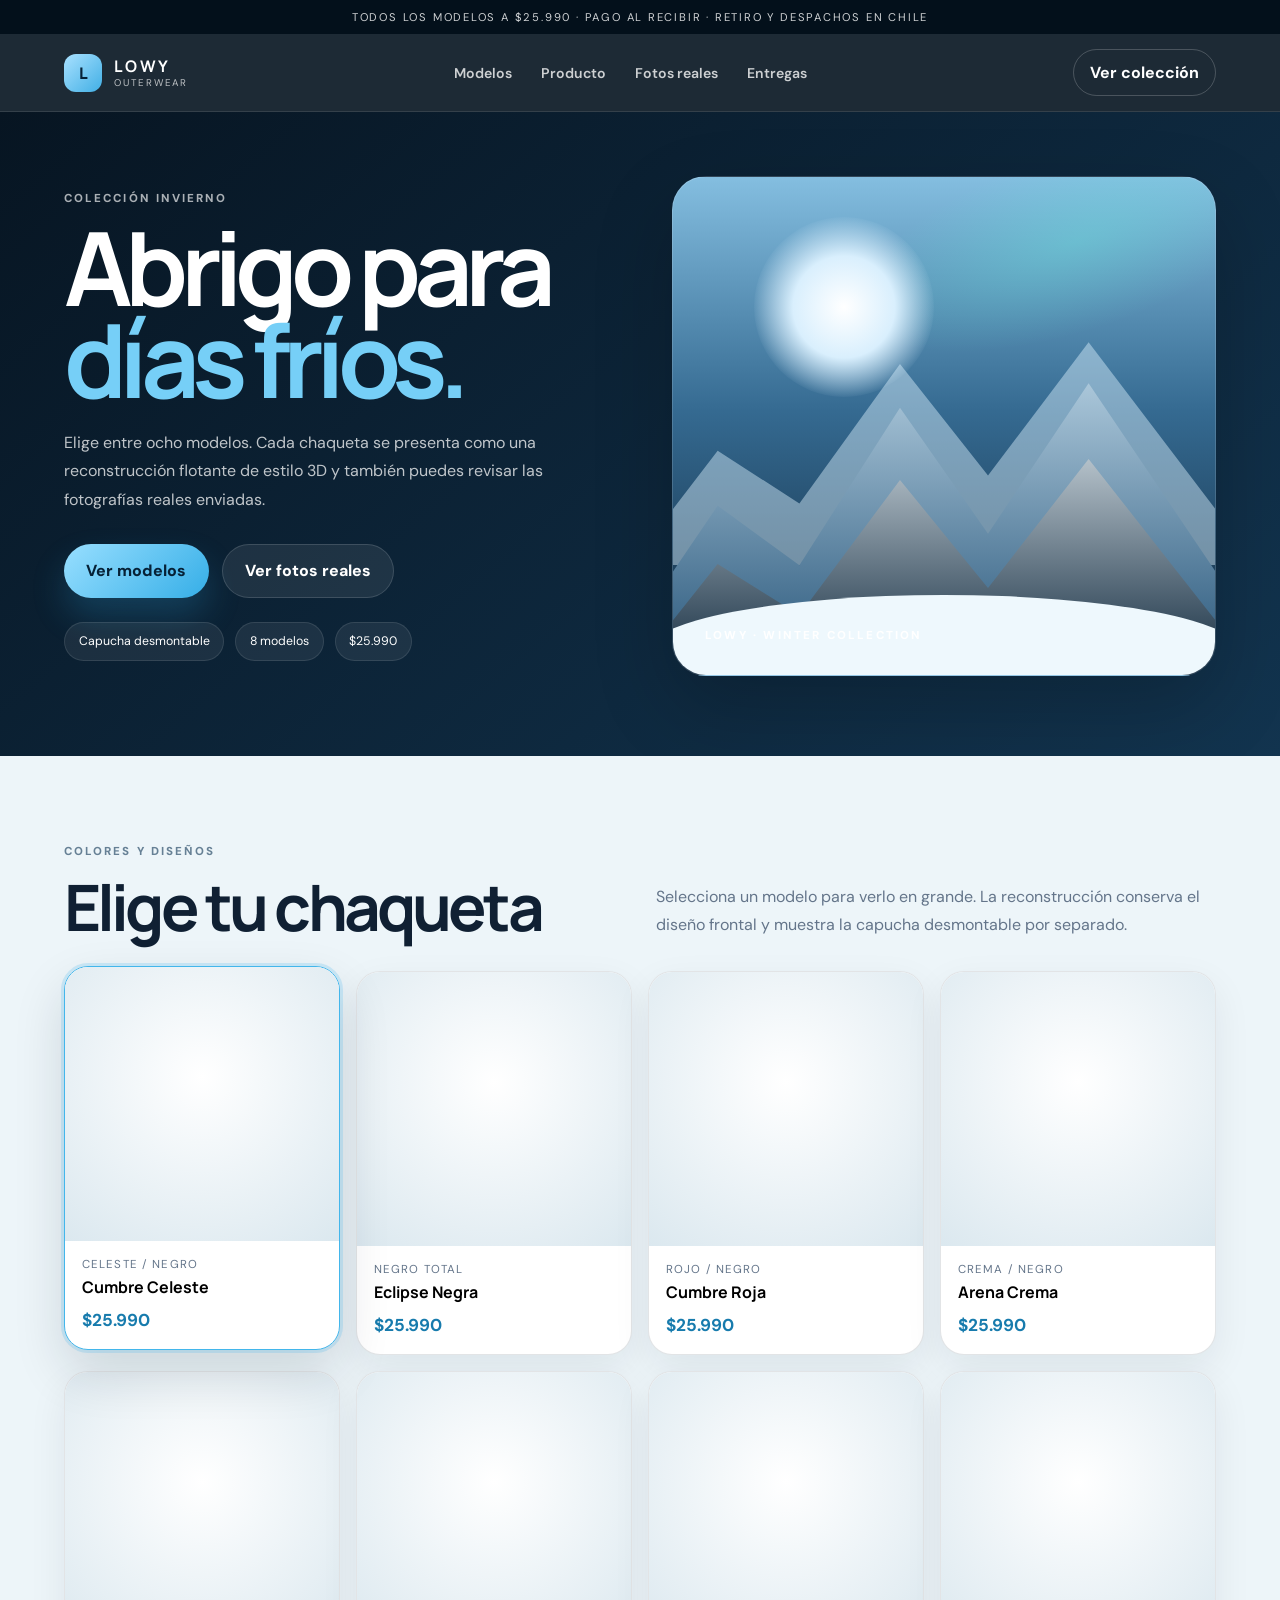
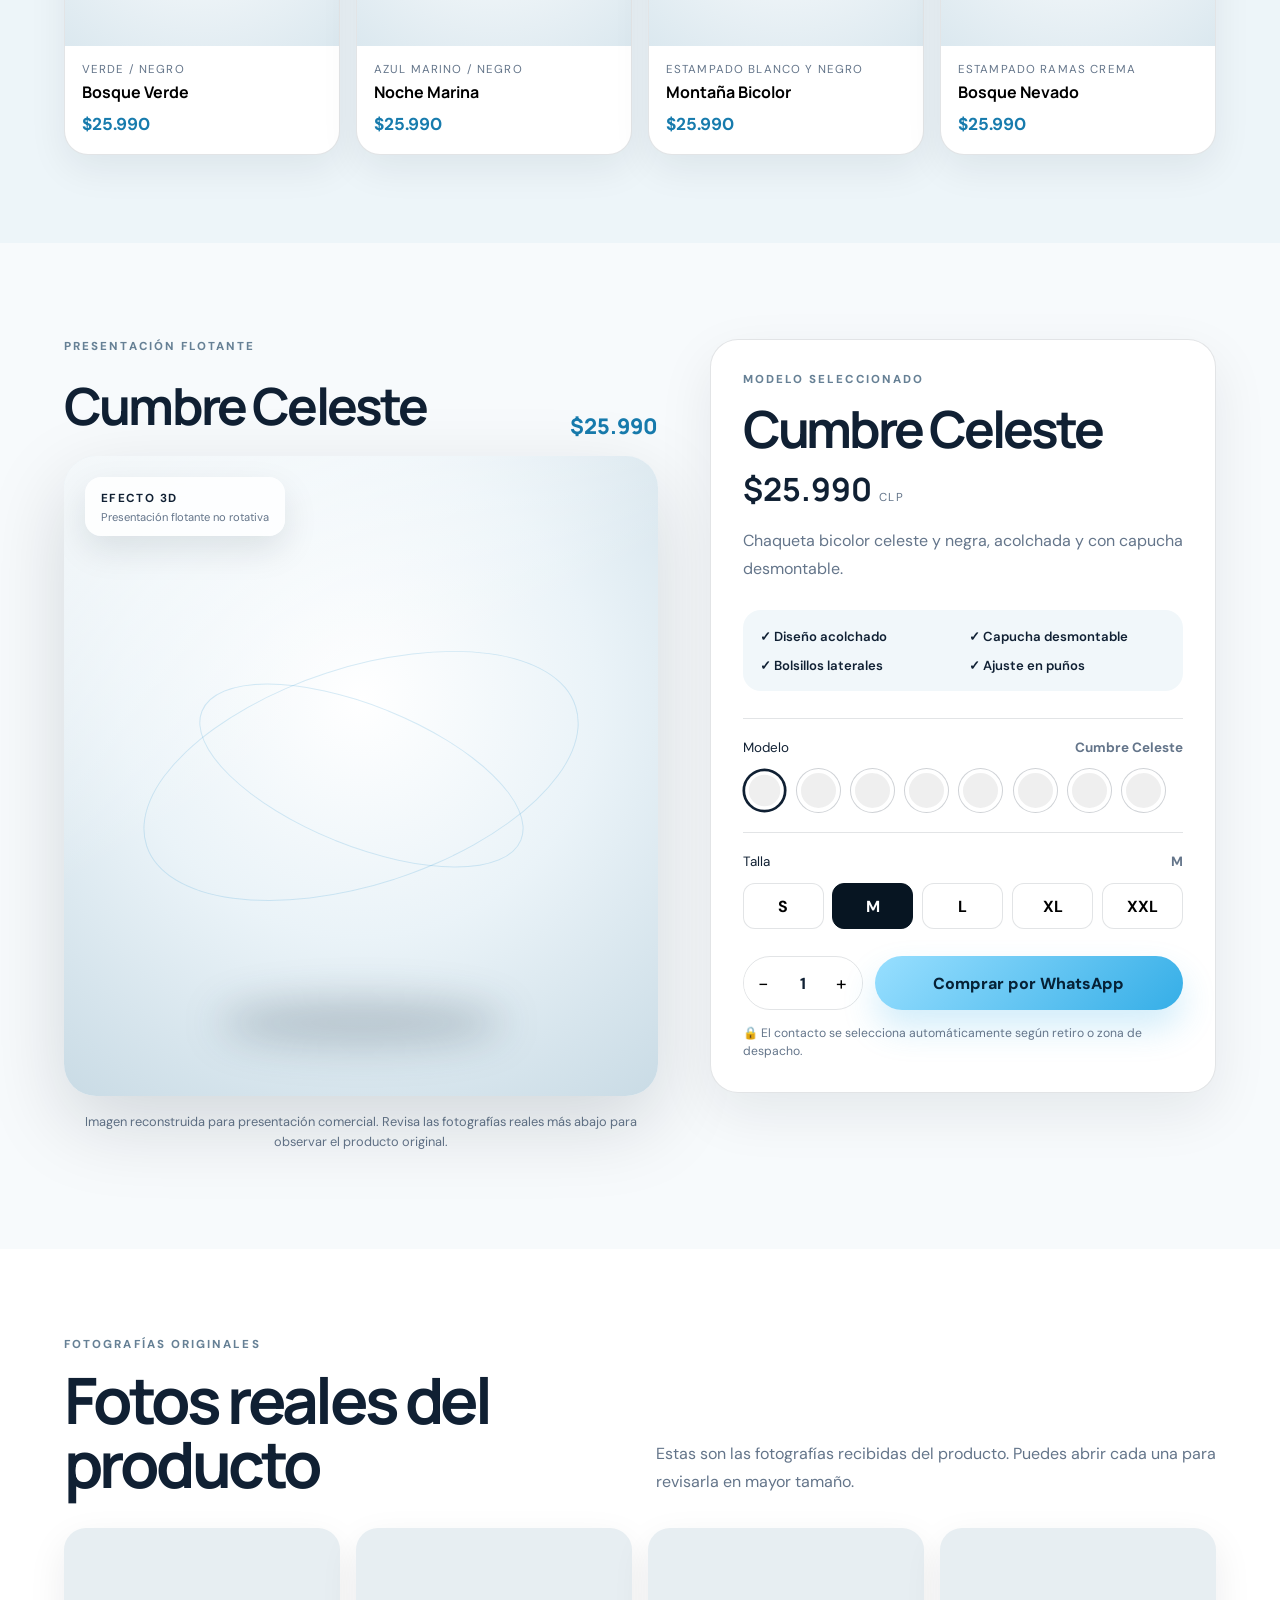
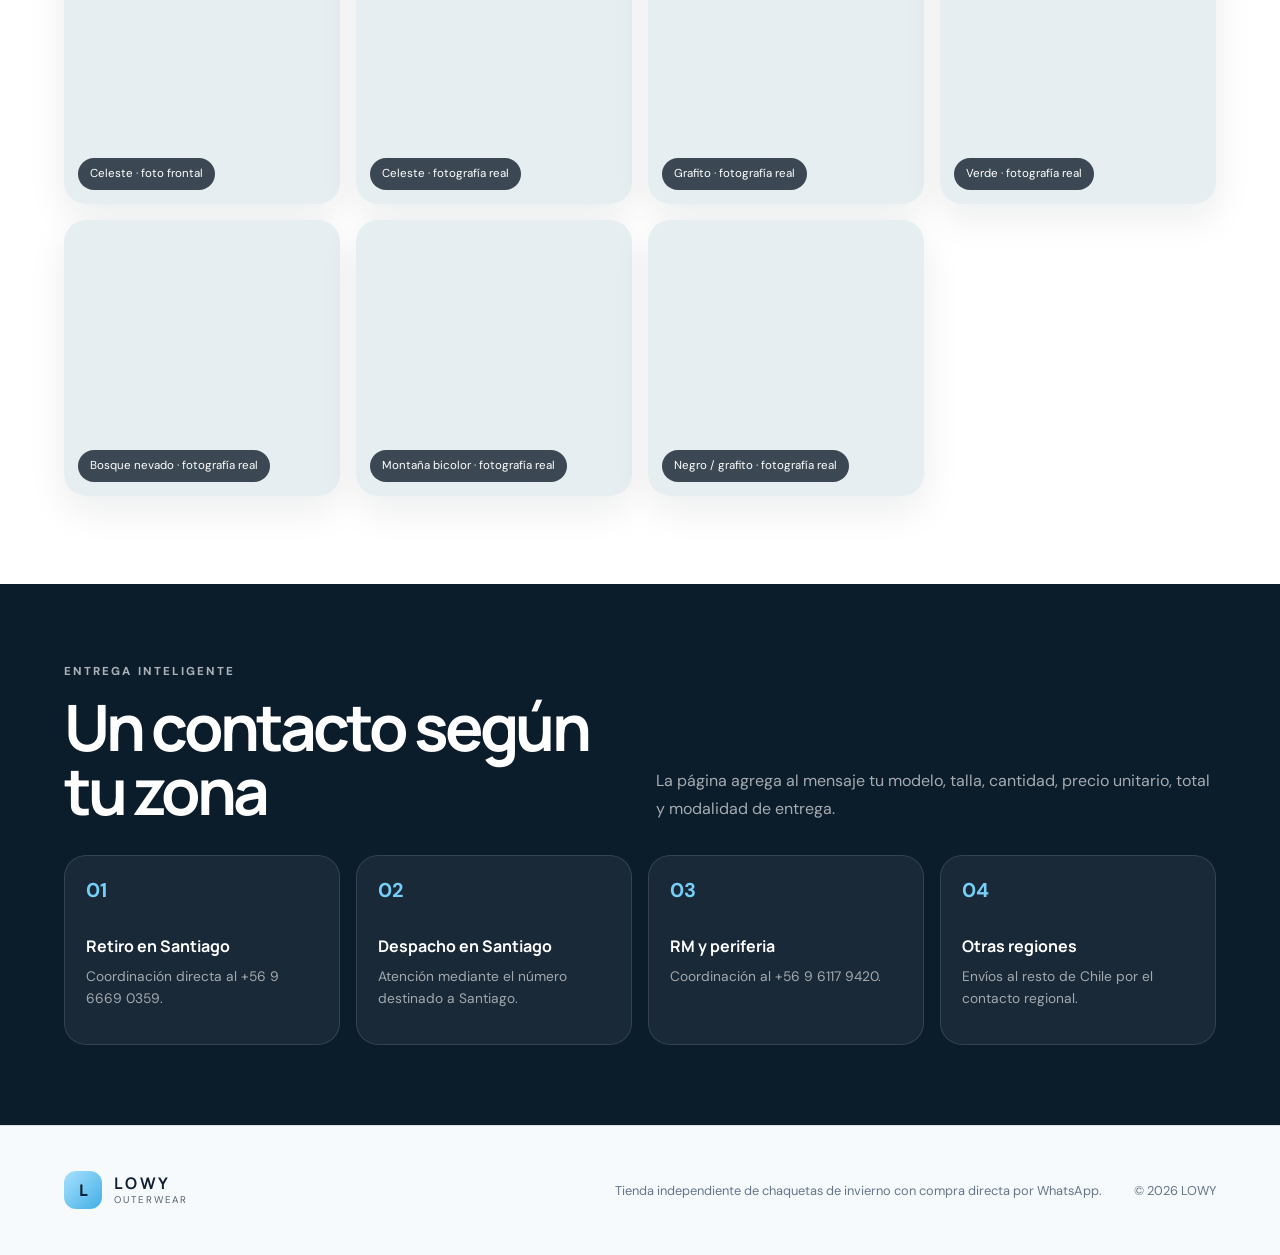
<file: index.html>
<!doctype html>
<html lang="es">
<head>
  <meta charset="UTF-8" />
  <meta name="viewport" content="width=device-width, initial-scale=1.0" />
  <meta name="description" content="Chaquetas térmicas LOWY a $25.990, presentadas con imágenes flotantes y fotografías reales. Compra directa por WhatsApp." />
  <meta name="theme-color" content="#071522" />
  <title>LOWY Outerwear — Chaquetas de invierno</title>
  <link rel="preconnect" href="https://fonts.googleapis.com" />
  <link rel="preconnect" href="https://fonts.gstatic.com" crossorigin />
  <link href="https://fonts.googleapis.com/css2?family=DM+Sans:wght@400;500;600;700&family=Manrope:wght@600;700;800&display=swap" rel="stylesheet" />
  <link rel="icon" href="favicon.svg" type="image/svg+xml" />
  <link rel="stylesheet" href="styles.css" />
</head>
<body>
  <div class="announcement">TODOS LOS MODELOS A $25.990 · PAGO AL RECIBIR · RETIRO Y DESPACHOS EN CHILE</div>

  <header class="site-header">
    <a class="brand" href="#inicio" aria-label="LOWY, volver al inicio">
      <span class="brand-mark">L</span>
      <span><strong>LOWY</strong><small>OUTERWEAR</small></span>
    </a>
    <nav aria-label="Navegación principal">
      <a href="#modelos">Modelos</a>
      <a href="#producto">Producto</a>
      <a href="#fotos-reales">Fotos reales</a>
      <a href="#entregas">Entregas</a>
    </nav>
    <a class="header-cta" href="#modelos">Ver colección</a>
  </header>

  <main id="inicio">
    <section class="hero">
      <div class="hero-copy">
        <p class="eyebrow">Colección invierno</p>
        <h1>Abrigo para<br /><em>días fríos.</em></h1>
        <p>Elige entre ocho modelos. Cada chaqueta se presenta como una reconstrucción flotante de estilo 3D y también puedes revisar las fotografías reales enviadas.</p>
        <div class="hero-actions">
          <a class="primary-button" href="#modelos">Ver modelos</a>
          <a class="secondary-button" href="#fotos-reales">Ver fotos reales</a>
        </div>
        <div class="hero-points">
          <span>Capucha desmontable</span>
          <span>8 modelos</span>
          <span>$25.990</span>
        </div>
      </div>
      <div class="mountain-scene" aria-hidden="true">
        <div class="aurora"></div>
        <div class="moon"></div>
        <div class="mountain back"></div>
        <div class="mountain middle"></div>
        <div class="mountain front"></div>
        <div class="snow-line"></div>
        <span class="scene-label">LOWY · WINTER COLLECTION</span>
      </div>
    </section>

    <section class="models-section" id="modelos">
      <div class="section-heading">
        <div>
          <p class="eyebrow dark">Colores y diseños</p>
          <h2>Elige tu chaqueta</h2>
        </div>
        <p>Selecciona un modelo para verlo en grande. La reconstrucción conserva el diseño frontal y muestra la capucha desmontable por separado.</p>
      </div>
      <div class="model-grid" id="model-grid" aria-live="polite"></div>
    </section>

    <section class="product-section" id="producto">
      <div class="product-stage">
        <div class="stage-header">
          <div>
            <p class="eyebrow dark">Presentación flotante</p>
            <h2 id="stage-model-title">Cumbre Celeste</h2>
          </div>
          <span>$25.990</span>
        </div>
        <div class="floating-product">
          <div class="ice-orbit one"></div>
          <div class="ice-orbit two"></div>
          <div id="main-product-image" class="main-product-sprite" role="img" aria-label="Chaqueta Cumbre Celeste con capucha desmontable"></div>
          <div class="product-shadow"></div>
          <div class="floating-label"><strong>EFECTO 3D</strong><small>Presentación flotante no rotativa</small></div>
        </div>
        <p class="reconstruction-note">Imagen reconstruida para presentación comercial. Revisa las fotografías reales más abajo para observar el producto original.</p>
      </div>

      <aside class="product-info">
        <p class="eyebrow dark">Modelo seleccionado</p>
        <h2 id="selected-model-title">Cumbre Celeste</h2>
        <div class="price-line"><strong>$25.990</strong><span>CLP</span></div>
        <p class="description" id="selected-model-description">Chaqueta bicolor celeste y negra, acolchada y con capucha desmontable.</p>

        <div class="feature-list">
          <span>✓ Diseño acolchado</span>
          <span>✓ Capucha desmontable</span>
          <span>✓ Bolsillos laterales</span>
          <span>✓ Ajuste en puños</span>
        </div>

        <div class="option-block">
          <div class="option-title"><span>Modelo</span><strong id="selected-model-name">Cumbre Celeste</strong></div>
          <div class="model-options" id="model-options"></div>
        </div>

        <div class="option-block">
          <div class="option-title"><span>Talla</span><strong id="selected-size-name">M</strong></div>
          <div class="size-options" id="size-options">
            <button type="button" data-size="S">S</button>
            <button class="is-active" type="button" data-size="M">M</button>
            <button type="button" data-size="L">L</button>
            <button type="button" data-size="XL">XL</button>
            <button type="button" data-size="XXL">XXL</button>
          </div>
        </div>

        <div class="purchase-row">
          <div class="quantity" aria-label="Cantidad">
            <button type="button" id="qty-down" aria-label="Disminuir cantidad">−</button>
            <output id="quantity">1</output>
            <button type="button" id="qty-up" aria-label="Aumentar cantidad">+</button>
          </div>
          <button class="primary-button buy-button" id="buy-button" type="button">Comprar por WhatsApp</button>
        </div>
        <p class="secure-note">🔒 El contacto se selecciona automáticamente según retiro o zona de despacho.</p>
      </aside>
    </section>

    <section class="real-photos-section" id="fotos-reales">
      <div class="section-heading">
        <div>
          <p class="eyebrow dark">Fotografías originales</p>
          <h2>Fotos reales del producto</h2>
        </div>
        <p>Estas son las fotografías recibidas del producto. Puedes abrir cada una para revisarla en mayor tamaño.</p>
      </div>
      <div class="real-photo-grid" id="real-photo-grid"></div>
    </section>

    <section class="delivery-section" id="entregas">
      <div class="section-heading inverse">
        <div>
          <p class="eyebrow">Entrega inteligente</p>
          <h2>Un contacto según tu zona</h2>
        </div>
        <p>La página agrega al mensaje tu modelo, talla, cantidad, precio unitario, total y modalidad de entrega.</p>
      </div>
      <div class="delivery-grid">
        <article><strong>01</strong><h3>Retiro en Santiago</h3><p>Coordinación directa al +56 9 6669 0359.</p></article>
        <article><strong>02</strong><h3>Despacho en Santiago</h3><p>Atención mediante el número destinado a Santiago.</p></article>
        <article><strong>03</strong><h3>RM y periferia</h3><p>Coordinación al +56 9 6117 9420.</p></article>
        <article><strong>04</strong><h3>Otras regiones</h3><p>Envíos al resto de Chile por el contacto regional.</p></article>
      </div>
    </section>
  </main>

  <footer>
    <a class="brand footer-brand" href="#inicio"><span class="brand-mark">L</span><span><strong>LOWY</strong><small>OUTERWEAR</small></span></a>
    <p>Tienda independiente de chaquetas de invierno con compra directa por WhatsApp.</p>
    <p>© <span id="year"></span> LOWY</p>
  </footer>

  <dialog class="delivery-dialog" id="delivery-dialog">
    <div class="dialog-shell">
      <button class="dialog-close" id="dialog-close" type="button" aria-label="Cerrar">×</button>
      <p class="eyebrow dark">Último paso</p>
      <h2>¿Cómo recibirás tu chaqueta?</h2>
      <p class="dialog-copy">Selecciona una alternativa. Abriremos el WhatsApp correspondiente con todos los datos del pedido.</p>
      <div class="delivery-options">
        <button type="button" data-delivery="Retiro dentro de Santiago" data-zone="santiago"><span>📍</span><strong>Retiro en Santiago</strong><small>Coordinar punto y horario</small></button>
        <button type="button" data-delivery="Despacho dentro de Santiago" data-zone="santiago"><span>🚚</span><strong>Despacho en Santiago</strong><small>Comunas dentro de Santiago</small></button>
        <button type="button" data-delivery="Despacho en Región Metropolitana / periferia" data-zone="regiones"><span>🏙️</span><strong>RM / periferia</strong><small>Fuera del radio central</small></button>
        <button type="button" data-delivery="Despacho a otras regiones de Chile" data-zone="regiones"><span>📦</span><strong>Otras regiones</strong><small>Envíos al resto de Chile</small></button>
      </div>
    </div>
  </dialog>

  <dialog class="photo-dialog" id="photo-dialog">
    <button class="photo-close" id="photo-close" type="button" aria-label="Cerrar foto">×</button>
    <div id="photo-dialog-image" class="photo-dialog-sprite" role="img" aria-label="Fotografía real ampliada"></div>
  </dialog>

  <script src="script.js"></script>
</body>
</html>
</file>
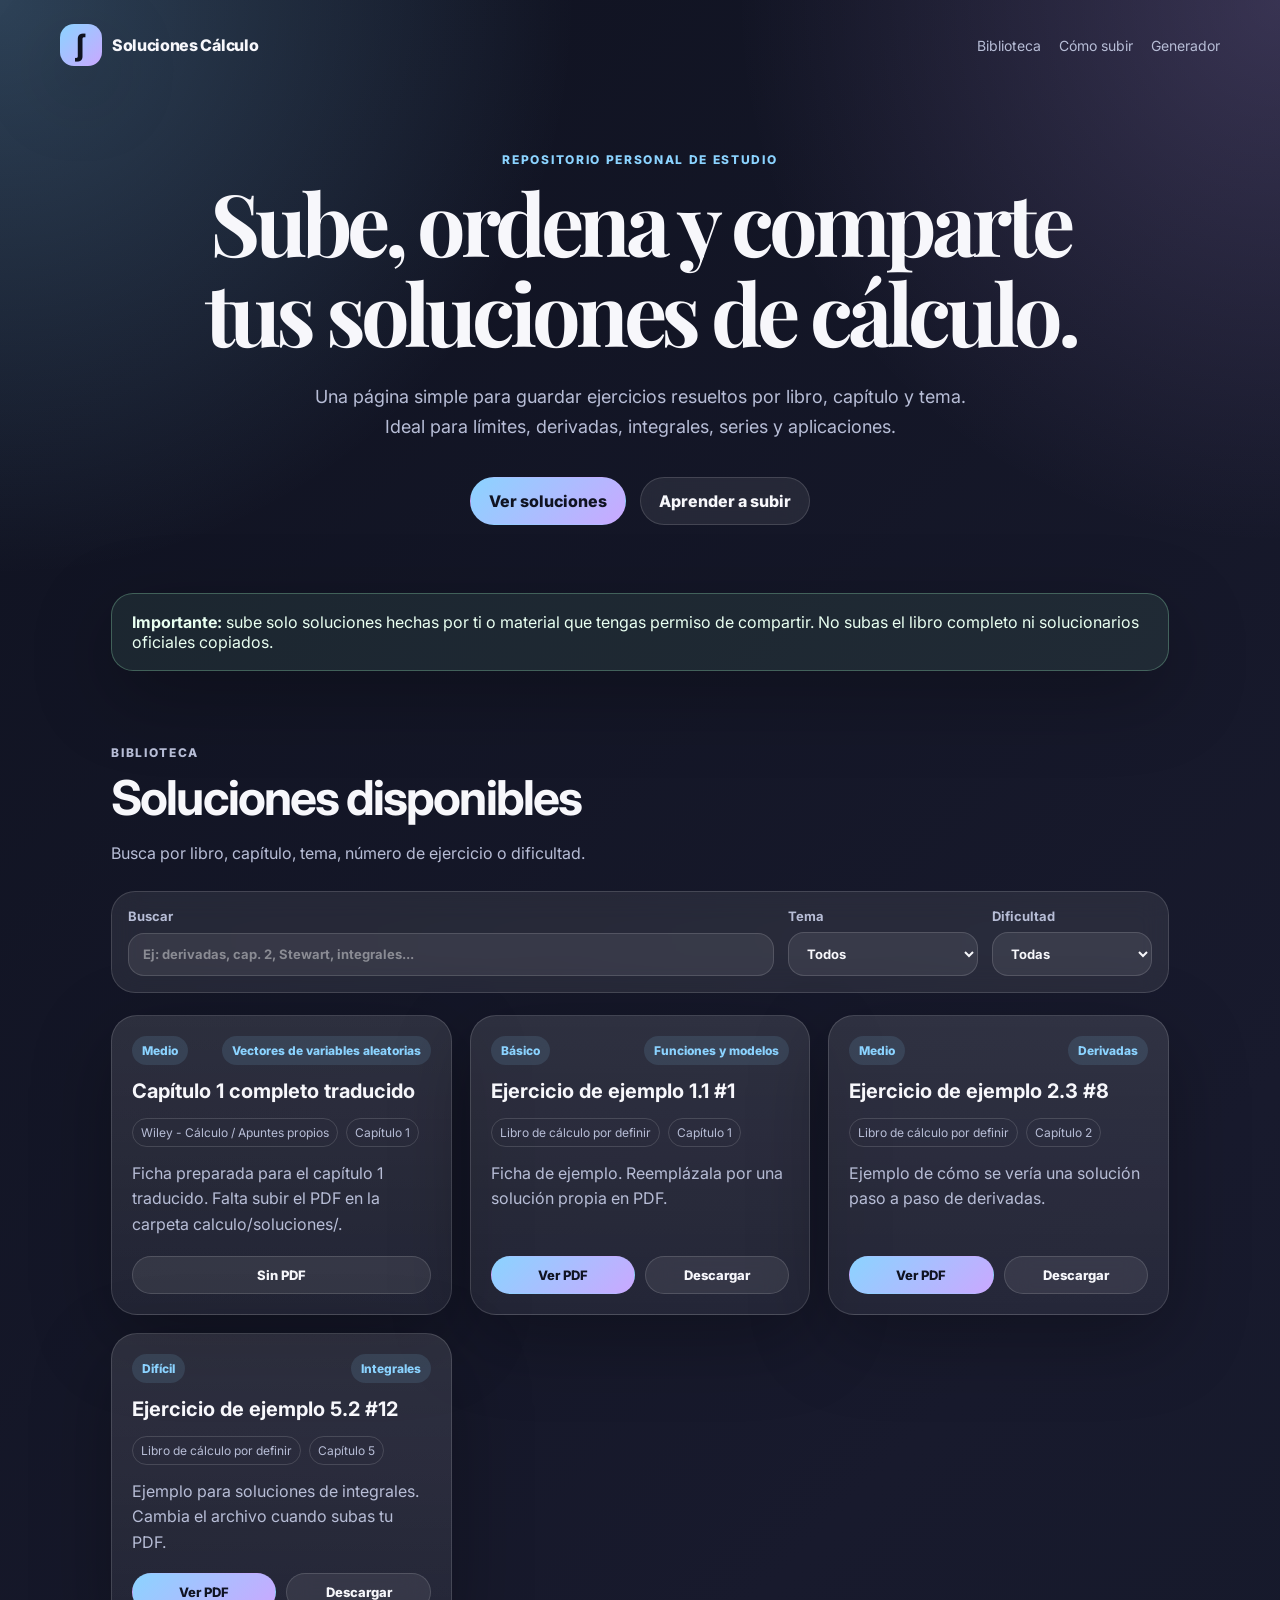
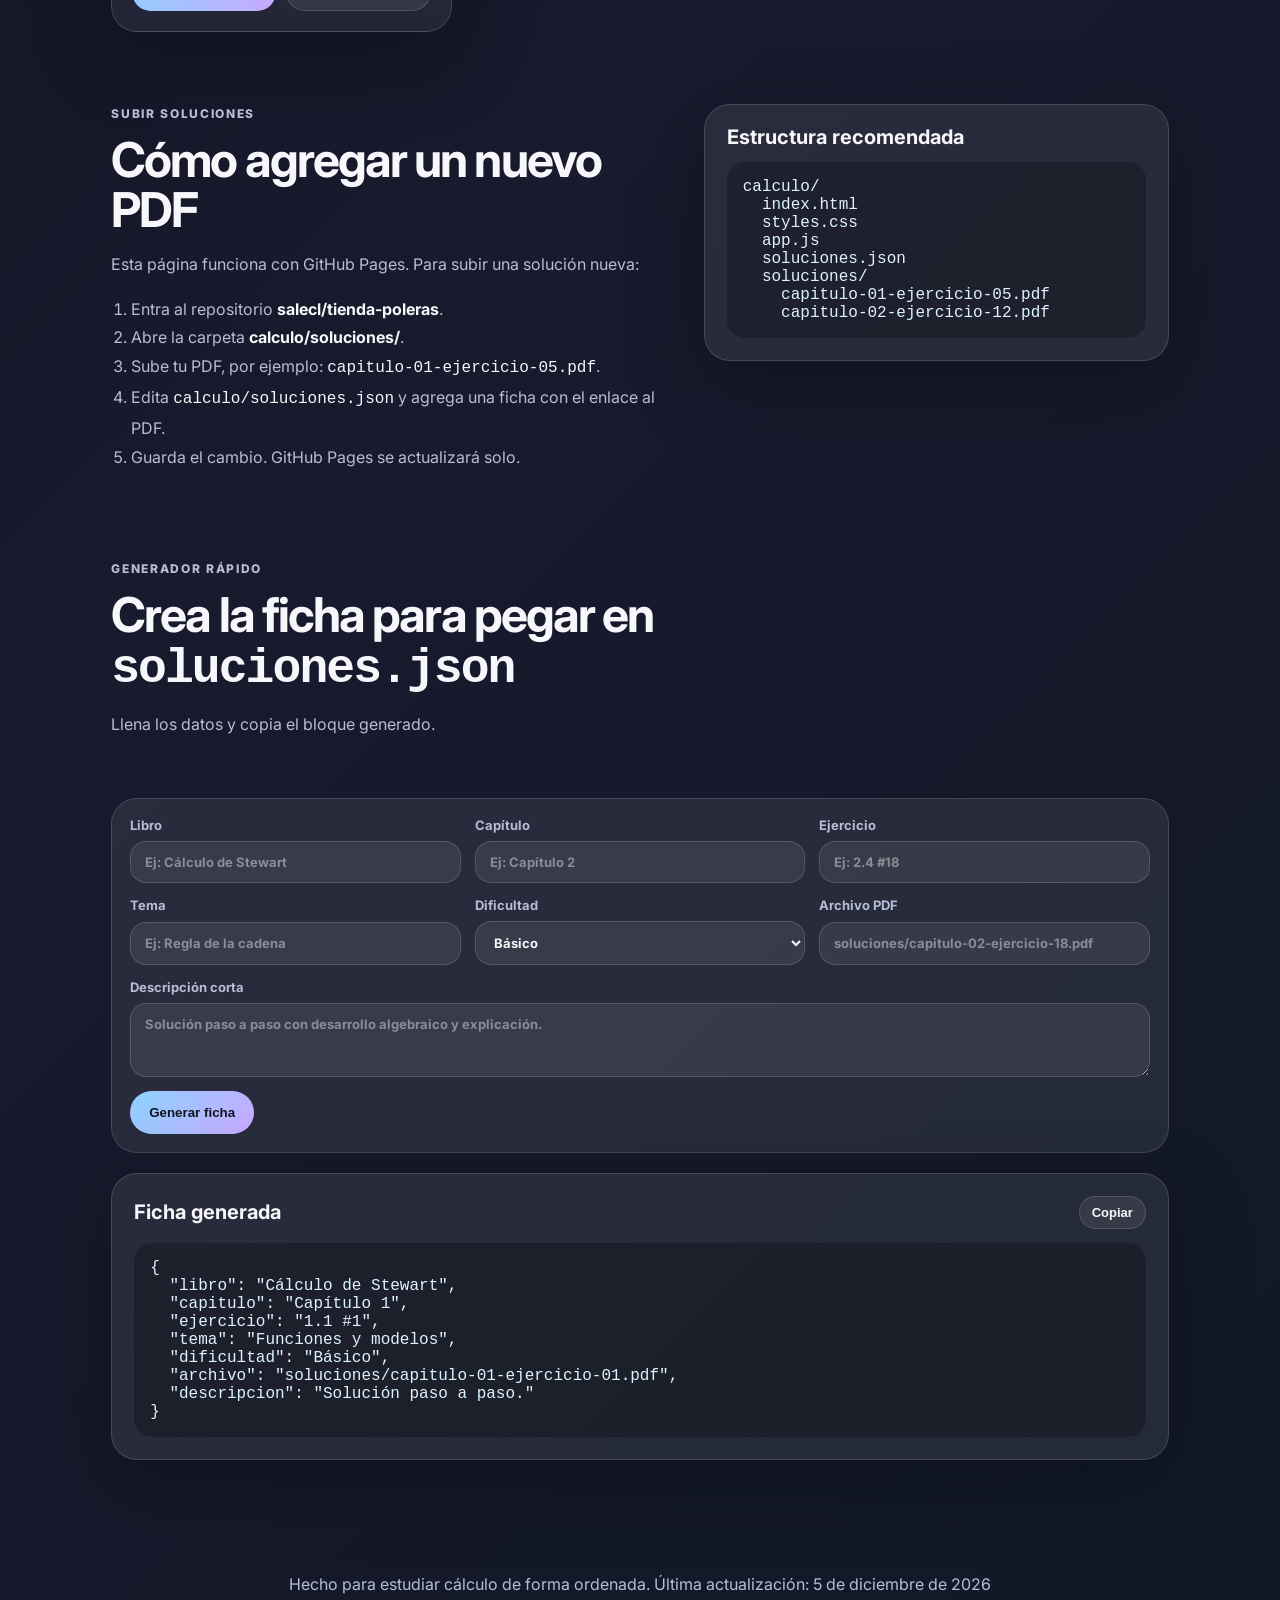
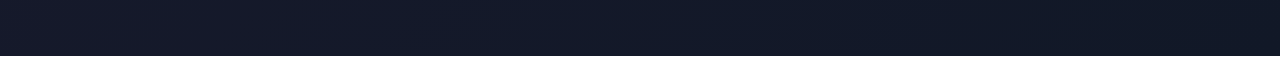
<file: calculo/index.html>
<!DOCTYPE html>
<html lang="es">
<head>
  <meta charset="UTF-8" />
  <meta name="viewport" content="width=device-width, initial-scale=1.0" />
  <title>Soluciones de Cálculo | Biblioteca de estudio</title>
  <meta name="description" content="Biblioteca personal de soluciones de cálculo, organizada por libro, capítulo, tema y nivel." />
  <link rel="preconnect" href="https://fonts.googleapis.com">
  <link rel="preconnect" href="https://fonts.gstatic.com" crossorigin>
  <link href="https://fonts.googleapis.com/css2?family=Inter:wght@400;600;700;800&family=Playfair+Display:wght@700&display=swap" rel="stylesheet">
  <link rel="stylesheet" href="styles.css" />
</head>
<body>
  <header class="hero">
    <nav class="nav">
      <a class="brand" href="./" aria-label="Inicio">
        <span class="brand-mark">∫</span>
        <span>Soluciones Cálculo</span>
      </a>
      <div class="nav-links">
        <a href="#biblioteca">Biblioteca</a>
        <a href="#subir">Cómo subir</a>
        <a href="#generador">Generador</a>
      </div>
    </nav>

    <section class="hero-content">
      <p class="eyebrow">Repositorio personal de estudio</p>
      <h1>Sube, ordena y comparte tus soluciones de cálculo.</h1>
      <p class="hero-text">Una página simple para guardar ejercicios resueltos por libro, capítulo y tema. Ideal para límites, derivadas, integrales, series y aplicaciones.</p>
      <div class="hero-actions">
        <a class="btn primary" href="#biblioteca">Ver soluciones</a>
        <a class="btn secondary" href="#subir">Aprender a subir</a>
      </div>
    </section>
  </header>

  <main>
    <section class="notice" aria-label="Aviso importante">
      <strong>Importante:</strong> sube solo soluciones hechas por ti o material que tengas permiso de compartir. No subas el libro completo ni solucionarios oficiales copiados.
    </section>

    <section id="biblioteca" class="section">
      <div class="section-heading">
        <p class="eyebrow">Biblioteca</p>
        <h2>Soluciones disponibles</h2>
        <p>Busca por libro, capítulo, tema, número de ejercicio o dificultad.</p>
      </div>

      <div class="toolbar">
        <label class="search-box">
          <span>Buscar</span>
          <input id="searchInput" type="search" placeholder="Ej: derivadas, cap. 2, Stewart, integrales..." />
        </label>
        <label>
          <span>Tema</span>
          <select id="topicFilter">
            <option value="todos">Todos</option>
          </select>
        </label>
        <label>
          <span>Dificultad</span>
          <select id="levelFilter">
            <option value="todos">Todas</option>
            <option value="Básico">Básico</option>
            <option value="Medio">Medio</option>
            <option value="Difícil">Difícil</option>
          </select>
        </label>
      </div>

      <div id="cards" class="cards" aria-live="polite"></div>
      <p id="emptyState" class="empty hidden">No encontré soluciones con esos filtros.</p>
    </section>

    <section id="subir" class="section split">
      <div>
        <p class="eyebrow">Subir soluciones</p>
        <h2>Cómo agregar un nuevo PDF</h2>
        <p>Esta página funciona con GitHub Pages. Para subir una solución nueva:</p>
        <ol class="steps">
          <li>Entra al repositorio <strong>salecl/tienda-poleras</strong>.</li>
          <li>Abre la carpeta <strong>calculo/soluciones/</strong>.</li>
          <li>Sube tu PDF, por ejemplo: <code>capitulo-01-ejercicio-05.pdf</code>.</li>
          <li>Edita <code>calculo/soluciones.json</code> y agrega una ficha con el enlace al PDF.</li>
          <li>Guarda el cambio. GitHub Pages se actualizará solo.</li>
        </ol>
      </div>
      <aside class="upload-card">
        <h3>Estructura recomendada</h3>
        <pre><code>calculo/
  index.html
  styles.css
  app.js
  soluciones.json
  soluciones/
    capitulo-01-ejercicio-05.pdf
    capitulo-02-ejercicio-12.pdf</code></pre>
      </aside>
    </section>

    <section id="generador" class="section generator">
      <div class="section-heading">
        <p class="eyebrow">Generador rápido</p>
        <h2>Crea la ficha para pegar en <code>soluciones.json</code></h2>
        <p>Llena los datos y copia el bloque generado.</p>
      </div>

      <form id="entryForm" class="form-grid">
        <label>Libro
          <input name="libro" placeholder="Ej: Cálculo de Stewart" required />
        </label>
        <label>Capítulo
          <input name="capitulo" placeholder="Ej: Capítulo 2" required />
        </label>
        <label>Ejercicio
          <input name="ejercicio" placeholder="Ej: 2.4 #18" required />
        </label>
        <label>Tema
          <input name="tema" placeholder="Ej: Regla de la cadena" required />
        </label>
        <label>Dificultad
          <select name="dificultad">
            <option>Básico</option>
            <option>Medio</option>
            <option>Difícil</option>
          </select>
        </label>
        <label>Archivo PDF
          <input name="archivo" placeholder="soluciones/capitulo-02-ejercicio-18.pdf" required />
        </label>
        <label class="wide">Descripción corta
          <textarea name="descripcion" placeholder="Solución paso a paso con desarrollo algebraico y explicación." rows="3"></textarea>
        </label>
        <button class="btn primary" type="submit">Generar ficha</button>
      </form>

      <div class="output-box">
        <div class="output-head">
          <h3>Ficha generada</h3>
          <button id="copyBtn" class="btn small" type="button">Copiar</button>
        </div>
        <pre id="jsonOutput"><code>{
  "libro": "Cálculo de Stewart",
  "capitulo": "Capítulo 1",
  "ejercicio": "1.1 #1",
  "tema": "Funciones y modelos",
  "dificultad": "Básico",
  "archivo": "soluciones/capitulo-01-ejercicio-01.pdf",
  "descripcion": "Solución paso a paso."
}</code></pre>
      </div>
    </section>
  </main>

  <footer class="footer">
    <p>Hecho para estudiar cálculo de forma ordenada. Última actualización: <span id="updated"></span></p>
  </footer>

  <script src="app.js"></script>
</body>
</html>
</file>
<file: styles.css>
:root{--night:#071522;--night2:#12344f;--paper:#f7fafc;--white:#fff;--ink:#102033;--muted:#64758a;--blue:#43b6eb;--blue2:#177bad;--line:rgba(16,32,51,.12);--shadow:0 28px 80px rgba(5,20,34,.15);--radius:28px}*{box-sizing:border-box}html{scroll-behavior:smooth}body{margin:0;background:var(--paper);color:var(--ink);font-family:"DM Sans",sans-serif}button{font:inherit}button,a{-webkit-tap-highlight-color:transparent}a{color:inherit}.announcement{min-height:34px;display:grid;place-items:center;padding:.55rem 1rem;background:#03101b;color:rgba(255,255,255,.8);font-size:.7rem;letter-spacing:.16em;text-align:center}.site-header{position:sticky;top:0;z-index:20;min-height:78px;padding:0 5vw;display:flex;align-items:center;justify-content:space-between;gap:2rem;background:rgba(7,21,34,.91);border-bottom:1px solid rgba(255,255,255,.1);backdrop-filter:blur(18px)}.brand{display:inline-flex;align-items:center;gap:.75rem;color:#fff;text-decoration:none}.brand-mark{width:38px;height:38px;display:grid;place-items:center;border-radius:12px;background:linear-gradient(135deg,#a9e1ff,#41afe5);color:#062238;font-family:"Manrope";font-weight:800}.brand>span:last-child{display:flex;flex-direction:column;line-height:1}.brand strong{font-family:"Manrope";letter-spacing:.15em}.brand small{margin-top:.25rem;font-size:.61rem;letter-spacing:.18em;opacity:.7}nav{display:flex;gap:1.8rem}nav a{color:rgba(255,255,255,.78);text-decoration:none;font-size:.88rem;font-weight:600}.header-cta{color:#fff;border:1px solid rgba(255,255,255,.2);border-radius:999px;padding:.72rem 1rem;text-decoration:none;font-weight:700}.hero{min-height:640px;display:grid;grid-template-columns:1fr 1fr;align-items:center;gap:4rem;padding:4rem 5vw 5rem;background:linear-gradient(140deg,var(--night),var(--night2));color:#fff;overflow:hidden}.hero-copy{position:relative;z-index:2;max-width:650px}.eyebrow{margin:0 0 1rem;font-size:.72rem;font-weight:800;letter-spacing:.18em;text-transform:uppercase;color:rgba(255,255,255,.66)}.eyebrow.dark{color:#668095}h1,h2,h3{font-family:"Manrope",sans-serif}h1{margin:0 0 1.5rem;font-size:clamp(3.7rem,8vw,7rem);line-height:.89;letter-spacing:-.075em}h1 em{color:#76cff7;font-style:normal}.hero-copy>p:not(.eyebrow){max-width:36rem;color:rgba(255,255,255,.74);line-height:1.8}.hero-actions{display:flex;flex-wrap:wrap;gap:.8rem;margin-top:1.8rem}.primary-button,.secondary-button{display:inline-flex;justify-content:center;align-items:center;min-height:54px;padding:.95rem 1.4rem;border:0;border-radius:999px;text-decoration:none;font-weight:800;transition:.2s ease}.primary-button{background:linear-gradient(135deg,#98dfff,#35aee7);color:#062136;box-shadow:0 18px 34px rgba(50,174,232,.22)}.secondary-button{background:rgba(255,255,255,.08);color:#fff;border:1px solid rgba(255,255,255,.14)}.primary-button:hover,.secondary-button:hover{transform:translateY(-2px)}.hero-points{display:flex;flex-wrap:wrap;gap:.7rem;margin-top:1.5rem}.hero-points span{padding:.65rem .85rem;border-radius:999px;background:rgba(255,255,255,.07);border:1px solid rgba(255,255,255,.1);font-size:.77rem}.mountain-scene{position:relative;min-height:500px;border-radius:34px;overflow:hidden;background:linear-gradient(#84bee0 0%,#356a91 47%,#10283d 100%);border:1px solid rgba(255,255,255,.14);box-shadow:0 30px 80px rgba(0,0,0,.2)}.aurora{position:absolute;width:460px;height:180px;right:-90px;top:-25px;background:radial-gradient(ellipse,rgba(103,231,220,.35),transparent 70%);transform:rotate(-18deg)}.moon{position:absolute;width:180px;height:180px;left:15%;top:8%;border-radius:50%;background:radial-gradient(circle,#fff 0,#d9effd 40%,transparent 72%)}.mountain{position:absolute;left:-8%;right:-8%;bottom:0;clip-path:polygon(0 100%,14% 63%,27% 80%,43% 35%,57% 71%,73% 28%,100% 100%)}.mountain.back{height:310px;bottom:22%;background:rgba(224,243,255,.44)}.mountain.middle{height:350px;bottom:8%;background:linear-gradient(#d7edfa,#386486)}.mountain.front{height:300px;background:linear-gradient(#f3fbff,#122a3e)}.snow-line{position:absolute;left:-5%;right:-5%;bottom:-35px;height:115px;background:#eef8fd;border-radius:50% 50% 0 0}.scene-label{position:absolute;bottom:2rem;left:2rem;font-size:.72rem;letter-spacing:.19em;font-weight:800}.models-section,.real-photos-section{padding:5.5rem 5vw}.models-section{background:#edf5f9}.section-heading{display:flex;justify-content:space-between;align-items:end;gap:2rem;margin-bottom:2rem}.section-heading h2{margin:0;font-size:clamp(2.2rem,5vw,4rem);letter-spacing:-.06em;line-height:1}.section-heading>p{max-width:35rem;margin:0;color:var(--muted);line-height:1.75}.model-grid{display:grid;grid-template-columns:repeat(4,minmax(0,1fr));gap:1rem}.model-card{overflow:hidden;padding:0;border:1px solid var(--line);border-radius:24px;background:#fff;text-align:left;cursor:pointer;box-shadow:0 14px 38px rgba(8,27,44,.07);transition:.22s ease}.model-card:hover,.model-card.is-active{transform:translateY(-5px);border-color:var(--blue);box-shadow:0 22px 52px rgba(8,27,44,.14)}.model-card.is-active{outline:3px solid rgba(73,184,237,.22)}.model-card-art{display:block;aspect-ratio:1;background:radial-gradient(circle at 50% 40%,#fff,#dbe8ef);overflow:hidden}.sprite-thumb{width:100%;height:100%;display:block;background-image:url("assets/models-sprite.webp");background-size:400% 200%;background-repeat:no-repeat;transition:.3s ease}.model-card:hover .sprite-thumb{transform:scale(1.035)}.model-card-copy{display:grid;gap:.28rem;padding:1rem 1.05rem 1.15rem}.model-card-copy small{color:var(--muted);font-size:.72rem;text-transform:uppercase;letter-spacing:.1em}.model-card-copy strong{font-family:Manrope,sans-serif;font-size:1rem}.model-card-copy b{margin-top:.35rem;font-size:1.08rem;color:var(--blue2)}.product-section{display:grid;grid-template-columns:minmax(0,1.08fr) minmax(380px,.92fr);gap:4vw;padding:6rem 5vw;align-items:start}.product-stage{min-width:0}.stage-header{display:flex;justify-content:space-between;align-items:end;gap:1rem;margin-bottom:1rem}.stage-header h2{margin:0;font-size:clamp(2rem,4vw,3.4rem);letter-spacing:-.055em}.stage-header>span{font-family:Manrope,sans-serif;font-size:1.35rem;font-weight:800;color:var(--blue2)}.floating-product{position:relative;min-height:640px;display:grid;place-items:center;overflow:hidden;border-radius:32px;background:radial-gradient(circle at 50% 38%,#fff 0,#eaf3f8 48%,#c9dbe5 100%);box-shadow:var(--shadow);perspective:1200px}.floating-product:before{content:"";position:absolute;inset:0;background:linear-gradient(150deg,rgba(255,255,255,.72),transparent 44%);pointer-events:none}.main-product-sprite{position:relative;z-index:3;width:min(88%,680px);aspect-ratio:1;background-image:url("assets/models-sprite.webp");background-size:400% 200%;background-repeat:no-repeat;filter:drop-shadow(0 28px 28px rgba(8,27,44,.2));animation:floatProduct 5s ease-in-out infinite;transform:rotateY(-5deg) rotateX(2deg)}@keyframes floatProduct{0%,100%{transform:translateY(0) rotateY(-5deg) rotateX(2deg)}50%{transform:translateY(-16px) rotateY(-3deg) rotateX(1deg)}}.product-shadow{position:absolute;z-index:1;bottom:8%;width:48%;height:7%;border-radius:50%;background:rgba(18,42,62,.22);filter:blur(20px);animation:shadowPulse 5s ease-in-out infinite}@keyframes shadowPulse{0%,100%{transform:scale(1);opacity:.55}50%{transform:scale(.88);opacity:.35}}.ice-orbit{position:absolute;border:1px solid rgba(57,157,207,.2);border-radius:50%;transform:rotate(-18deg)}.ice-orbit.one{width:76%;height:34%}.ice-orbit.two{width:58%;height:22%;transform:rotate(22deg)}.floating-label{position:absolute;z-index:5;left:1.3rem;top:1.3rem;display:flex;flex-direction:column;padding:.8rem 1rem;border-radius:16px;background:rgba(255,255,255,.82);backdrop-filter:blur(10px);box-shadow:0 14px 35px rgba(8,27,44,.1)}.floating-label strong{font-size:.73rem;letter-spacing:.12em}.floating-label small{margin-top:.25rem;color:var(--muted);font-size:.7rem}.reconstruction-note{margin:1rem auto 0;max-width:46rem;color:var(--muted);font-size:.8rem;line-height:1.6;text-align:center}.product-info{position:sticky;top:108px;padding:2rem;background:#fff;border:1px solid var(--line);border-radius:var(--radius);box-shadow:0 20px 55px rgba(8,27,44,.08)}.product-info h2{margin:0 0 .8rem;font-size:clamp(2.2rem,4vw,3.7rem);line-height:1;letter-spacing:-.06em}.price-line{display:flex;align-items:baseline;gap:.45rem;margin:.3rem 0 1rem}.price-line strong{font-family:Manrope,sans-serif;font-size:2rem}.price-line span{color:var(--muted);font-size:.72rem;letter-spacing:.12em}.description{color:var(--muted);line-height:1.75}.feature-list{display:grid;grid-template-columns:1fr 1fr;gap:.75rem;margin:1.7rem 0;padding:1.1rem;border-radius:18px;background:#f1f7fa;font-size:.82rem;font-weight:600}.option-block{border-top:1px solid var(--line);padding-top:1.25rem;margin-top:1.25rem}.option-title{display:flex;justify-content:space-between;gap:1rem;margin-bottom:.8rem;font-size:.84rem}.option-title strong{color:var(--muted)}.model-options{display:flex;flex-wrap:wrap;gap:.7rem}.model-option{width:43px;height:43px;padding:0;border:4px solid #fff;border-radius:50%;box-shadow:0 0 0 1px rgba(16,32,51,.2);cursor:pointer;overflow:hidden;transition:.2s ease}.model-option .sprite-option{width:100%;height:100%;display:block;background-image:url("assets/models-sprite.webp");background-size:400% 200%;background-repeat:no-repeat}.model-option.is-active{box-shadow:0 0 0 3px var(--ink);transform:scale(.9)}.size-options{display:grid;grid-template-columns:repeat(5,1fr);gap:.55rem}.size-options button{min-height:46px;border:1px solid var(--line);background:#fff;border-radius:12px;cursor:pointer;font-weight:700}.size-options button.is-active{background:var(--night);color:#fff;border-color:var(--night)}.purchase-row{display:grid;grid-template-columns:120px 1fr;gap:.75rem;margin-top:1.7rem}.quantity{display:grid;grid-template-columns:repeat(3,1fr);align-items:center;min-height:54px;border:1px solid var(--line);border-radius:999px;overflow:hidden}.quantity button{border:0;background:#fff;font-size:1.2rem;cursor:pointer}.quantity output{text-align:center;font-weight:800}.buy-button{width:100%;cursor:pointer}.secure-note{margin:.85rem 0 0;color:var(--muted);font-size:.76rem;line-height:1.5}.real-photos-section{background:#fff}.real-photo-grid{display:grid;grid-template-columns:repeat(4,minmax(0,1fr));gap:1rem}.real-photo-card{position:relative;aspect-ratio:1;padding:0;border:0;border-radius:22px;overflow:hidden;background:#e7eef2;cursor:zoom-in;box-shadow:0 14px 38px rgba(8,27,44,.08)}.real-sprite-thumb{width:100%;height:100%;display:block;background-image:url("assets/real-sprite.jpg");background-size:400% 200%;background-repeat:no-repeat;transition:.3s ease}.real-photo-card:hover .real-sprite-thumb{transform:scale(1.035)}.real-photo-card>span:last-child{position:absolute;left:.85rem;bottom:.85rem;padding:.55rem .75rem;border-radius:999px;background:rgba(6,20,33,.76);color:#fff;font-size:.72rem;backdrop-filter:blur(7px)}.delivery-section{padding:5rem 5vw;background:#0b1c2b;color:#fff}.section-heading.inverse h2{color:#fff}.section-heading.inverse>p{color:rgba(255,255,255,.63)}.delivery-grid{display:grid;grid-template-columns:repeat(4,1fr);gap:1rem}.delivery-grid article{min-height:190px;padding:1.3rem;border:1px solid rgba(255,255,255,.12);border-radius:22px;background:rgba(255,255,255,.06)}.delivery-grid strong{color:#76cff7;font-size:1.25rem}.delivery-grid h3{margin:2rem 0 .5rem;font-size:1rem}.delivery-grid p{margin:0;color:rgba(255,255,255,.6);line-height:1.65;font-size:.86rem}footer{min-height:130px;padding:2rem 5vw;display:grid;grid-template-columns:1fr auto auto;align-items:center;gap:2rem;border-top:1px solid var(--line)}.footer-brand{color:var(--ink)}footer p{color:var(--muted);font-size:.8rem}.delivery-dialog,.photo-dialog{border:0;padding:0;background:transparent}.delivery-dialog{width:min(620px,calc(100% - 1rem));border-radius:28px}.delivery-dialog::backdrop,.photo-dialog::backdrop{background:rgba(2,12,20,.72);backdrop-filter:blur(5px)}.dialog-shell{position:relative;padding:2rem;background:#fff;border-radius:28px;box-shadow:var(--shadow)}.dialog-shell h2{margin:0 0 .8rem;font-size:2rem;letter-spacing:-.05em}.dialog-copy{color:var(--muted);line-height:1.65}.dialog-close,.photo-close{position:absolute;right:1rem;top:1rem;width:42px;height:42px;border:0;border-radius:50%;background:#edf4f8;font-size:1.5rem;cursor:pointer}.delivery-options{display:grid;grid-template-columns:1fr 1fr;gap:.8rem;margin-top:1.3rem}.delivery-options button{display:grid;grid-template-columns:auto 1fr;gap:.2rem .7rem;text-align:left;padding:1rem;border:1px solid var(--line);border-radius:18px;background:#fff;cursor:pointer;transition:.2s ease}.delivery-options button:hover{border-color:var(--blue);background:#eef9ff;transform:translateY(-2px)}.delivery-options span{grid-row:1/3;font-size:1.35rem}.delivery-options small{color:var(--muted)}.photo-dialog{position:relative;width:min(760px,calc(100% - 1rem));border-radius:24px;overflow:hidden;background:#071522}.photo-dialog-sprite{display:block;width:min(760px,92vw);aspect-ratio:1;background-image:url("assets/real-sprite.jpg");background-size:400% 200%;background-repeat:no-repeat;background-color:#071522}.photo-close{z-index:3;background:rgba(255,255,255,.92)}@media(max-width:1050px){.model-grid,.real-photo-grid{grid-template-columns:repeat(3,minmax(0,1fr))}.hero,.product-section{grid-template-columns:1fr}.product-info{position:static}.floating-product{min-height:560px}.delivery-grid{grid-template-columns:1fr 1fr}footer{grid-template-columns:1fr}}@media(max-width:740px){.site-header{padding:1rem;flex-wrap:wrap}.site-header nav{order:3;width:100%;justify-content:center;gap:1rem;overflow:auto}.header-cta{display:none}.hero,.models-section,.product-section,.real-photos-section,.delivery-section,footer{padding-left:1rem;padding-right:1rem}.hero{padding-top:3rem;min-height:auto}h1{font-size:3.7rem}.mountain-scene{min-height:340px}.section-heading,.stage-header{align-items:start;flex-direction:column}.model-grid,.real-photo-grid{grid-template-columns:repeat(2,minmax(0,1fr));gap:.75rem}.product-section{padding-top:3rem;padding-bottom:3rem}.floating-product{min-height:420px}.product-info{padding:1.3rem}.feature-list,.delivery-grid,.delivery-options{grid-template-columns:1fr}.purchase-row{grid-template-columns:1fr}.quantity{max-width:150px}}@media(max-width:430px){.model-grid,.real-photo-grid{grid-template-columns:1fr}.site-header nav a:nth-child(3){display:none}}
</file>
<file: calculo/styles.css>
:root {
  --bg: #0f1220;
  --panel: rgba(255,255,255,.08);
  --panel-strong: rgba(255,255,255,.13);
  --text: #f7f7fb;
  --muted: #b7bdd6;
  --line: rgba(255,255,255,.14);
  --accent: #8bd3ff;
  --accent-2: #caa8ff;
  --good: #9ef7c2;
  --shadow: 0 24px 80px rgba(0,0,0,.28);
}

* { box-sizing: border-box; }
html { scroll-behavior: smooth; }
body {
  margin: 0;
  font-family: Inter, system-ui, -apple-system, BlinkMacSystemFont, "Segoe UI", sans-serif;
  color: var(--text);
  background:
    radial-gradient(circle at top left, rgba(139,211,255,.25), transparent 36rem),
    radial-gradient(circle at top right, rgba(202,168,255,.20), transparent 34rem),
    linear-gradient(135deg, #0f1220 0%, #181a2d 52%, #111827 100%);
  min-height: 100vh;
}

a { color: inherit; text-decoration: none; }
code { font-family: ui-monospace, SFMono-Regular, Menlo, Monaco, Consolas, monospace; }

.hero { padding: 24px clamp(18px, 4vw, 56px) 68px; }
.nav {
  display: flex;
  align-items: center;
  justify-content: space-between;
  max-width: 1160px;
  margin: 0 auto;
  gap: 18px;
}
.brand { display: inline-flex; align-items: center; gap: 10px; font-weight: 800; letter-spacing: -.02em; }
.brand-mark {
  width: 42px; height: 42px; border-radius: 14px;
  display: grid; place-items: center;
  background: linear-gradient(135deg, var(--accent), var(--accent-2));
  color: #0f1220; font-size: 28px; font-weight: 800;
  box-shadow: var(--shadow);
}
.nav-links { display: flex; gap: 18px; color: var(--muted); font-size: 14px; }
.nav-links a:hover { color: var(--text); }

.hero-content {
  max-width: 900px;
  margin: 86px auto 0;
  text-align: center;
}
.eyebrow {
  color: var(--accent);
  text-transform: uppercase;
  letter-spacing: .14em;
  font-weight: 800;
  font-size: 12px;
  margin: 0 0 10px;
}
h1, h2, h3 { margin: 0; line-height: 1.05; }
h1 {
  font-family: "Playfair Display", Georgia, serif;
  font-size: clamp(44px, 8vw, 86px);
  letter-spacing: -.06em;
}
h2 { font-size: clamp(28px, 4vw, 48px); letter-spacing: -.04em; }
h3 { font-size: 20px; }
.hero-text {
  color: var(--muted);
  max-width: 680px;
  margin: 24px auto 0;
  font-size: 18px;
  line-height: 1.7;
}
.hero-actions { display: flex; justify-content: center; gap: 14px; flex-wrap: wrap; margin-top: 34px; }
.btn {
  border: 1px solid var(--line);
  padding: 13px 18px;
  border-radius: 999px;
  font-weight: 800;
  display: inline-flex;
  align-items: center;
  justify-content: center;
  cursor: pointer;
  background: var(--panel);
  color: var(--text);
  transition: transform .18s ease, background .18s ease, border-color .18s ease;
}
.btn:hover { transform: translateY(-2px); background: var(--panel-strong); }
.btn.primary { background: linear-gradient(135deg, var(--accent), var(--accent-2)); color: #101322; border-color: transparent; }
.btn.secondary { backdrop-filter: blur(12px); }
.btn.small { padding: 8px 12px; font-size: 13px; }

main { max-width: 1160px; margin: 0 auto; padding: 0 clamp(18px, 4vw, 56px) 64px; }
.notice {
  padding: 18px 20px;
  border: 1px solid rgba(158,247,194,.28);
  background: rgba(158,247,194,.08);
  border-radius: 22px;
  color: #e9fff1;
  box-shadow: var(--shadow);
}
.section { margin-top: 72px; }
.section-heading { max-width: 760px; margin-bottom: 24px; }
.section-heading p, .split p { color: var(--muted); line-height: 1.7; }

.toolbar {
  display: grid;
  grid-template-columns: minmax(220px, 1fr) 190px 160px;
  gap: 14px;
  padding: 16px;
  background: var(--panel);
  border: 1px solid var(--line);
  border-radius: 24px;
  backdrop-filter: blur(14px);
}
label { display: grid; gap: 8px; color: var(--muted); font-size: 13px; font-weight: 700; }
input, select, textarea {
  width: 100%; border: 1px solid var(--line); border-radius: 16px;
  padding: 12px 14px; background: rgba(255,255,255,.08); color: var(--text);
  outline: none; font: inherit;
}
textarea { resize: vertical; }
input::placeholder, textarea::placeholder { color: rgba(255,255,255,.42); }
select option { color: #111827; }

.cards { display: grid; grid-template-columns: repeat(3, minmax(0, 1fr)); gap: 18px; margin-top: 22px; }
.card {
  display: flex;
  flex-direction: column;
  min-height: 260px;
  padding: 20px;
  border-radius: 26px;
  background: linear-gradient(180deg, rgba(255,255,255,.11), rgba(255,255,255,.06));
  border: 1px solid var(--line);
  box-shadow: var(--shadow);
}
.card-top { display: flex; justify-content: space-between; gap: 12px; align-items: flex-start; }
.badge { padding: 7px 10px; border-radius: 999px; background: rgba(139,211,255,.12); color: var(--accent); font-size: 12px; font-weight: 800; white-space: nowrap; }
.card h3 { margin-top: 14px; line-height: 1.25; }
.meta { display: flex; flex-wrap: wrap; gap: 8px; margin: 14px 0; }
.meta span { font-size: 12px; color: var(--muted); border: 1px solid var(--line); padding: 6px 8px; border-radius: 999px; }
.card p { color: var(--muted); line-height: 1.6; margin: 0; }
.card-actions { display: flex; gap: 10px; margin-top: auto; padding-top: 18px; }
.card-actions .btn { flex: 1; padding: 10px 12px; font-size: 13px; }
.empty { color: var(--muted); padding: 22px; border: 1px dashed var(--line); border-radius: 18px; }
.hidden { display: none !important; }

.split { display: grid; grid-template-columns: 1.1fr .9fr; gap: 24px; align-items: start; }
.steps { padding-left: 20px; color: var(--muted); line-height: 1.8; }
.steps strong, .steps code { color: var(--text); }
.upload-card, .output-box {
  padding: 22px;
  background: var(--panel);
  border: 1px solid var(--line);
  border-radius: 26px;
  box-shadow: var(--shadow);
  overflow: auto;
}
pre { margin: 14px 0 0; padding: 16px; border-radius: 18px; background: rgba(0,0,0,.26); color: #ddf4ff; overflow: auto; }

.generator { display: grid; grid-template-columns: 1fr; gap: 20px; }
.form-grid {
  display: grid;
  grid-template-columns: repeat(3, minmax(0, 1fr));
  gap: 14px;
  padding: 18px;
  background: var(--panel);
  border: 1px solid var(--line);
  border-radius: 26px;
}
.form-grid .wide { grid-column: 1 / -1; }
.form-grid button { width: max-content; }
.output-head { display: flex; justify-content: space-between; align-items: center; gap: 12px; }
.footer { text-align: center; color: var(--muted); padding: 34px 18px 46px; }

@media (max-width: 860px) {
  .nav { align-items: flex-start; }
  .nav-links { display: none; }
  .toolbar, .split, .form-grid { grid-template-columns: 1fr; }
  .cards { grid-template-columns: 1fr; }
  .hero-content { margin-top: 58px; }
}
</file>
